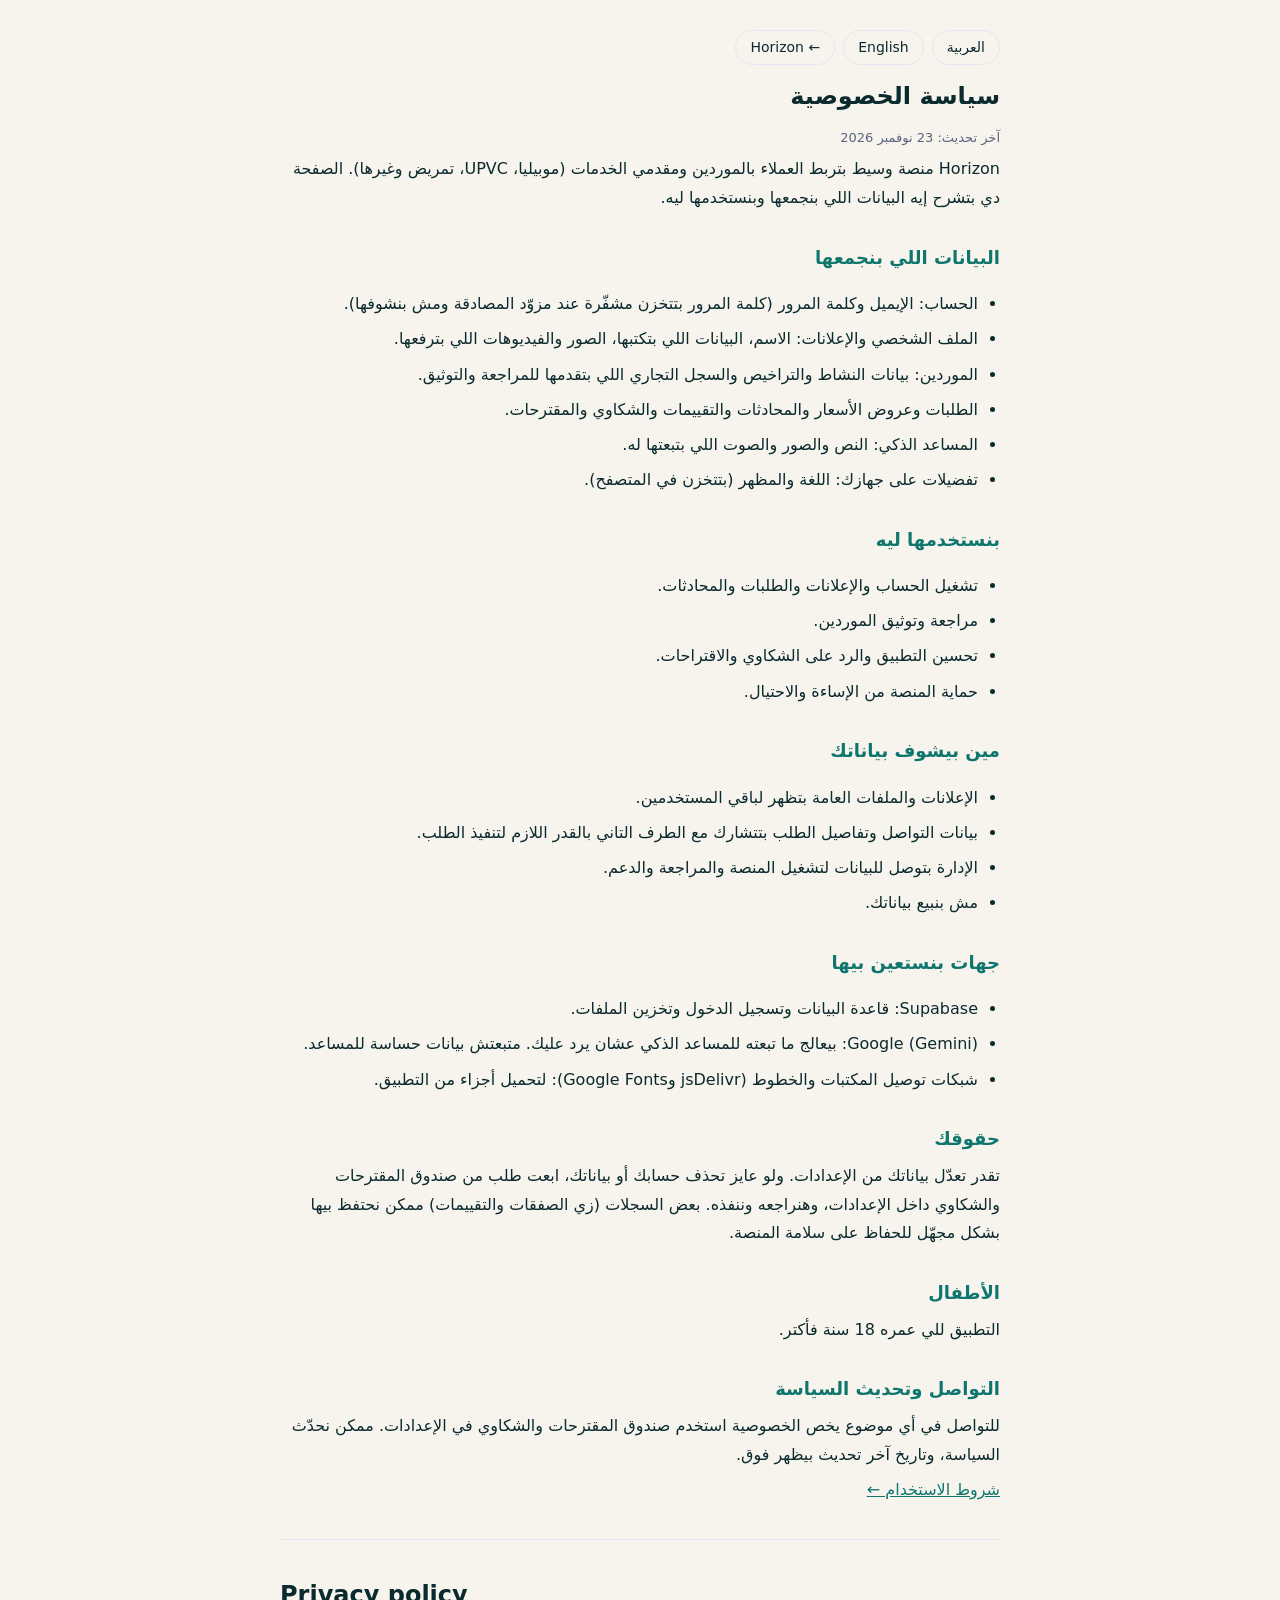
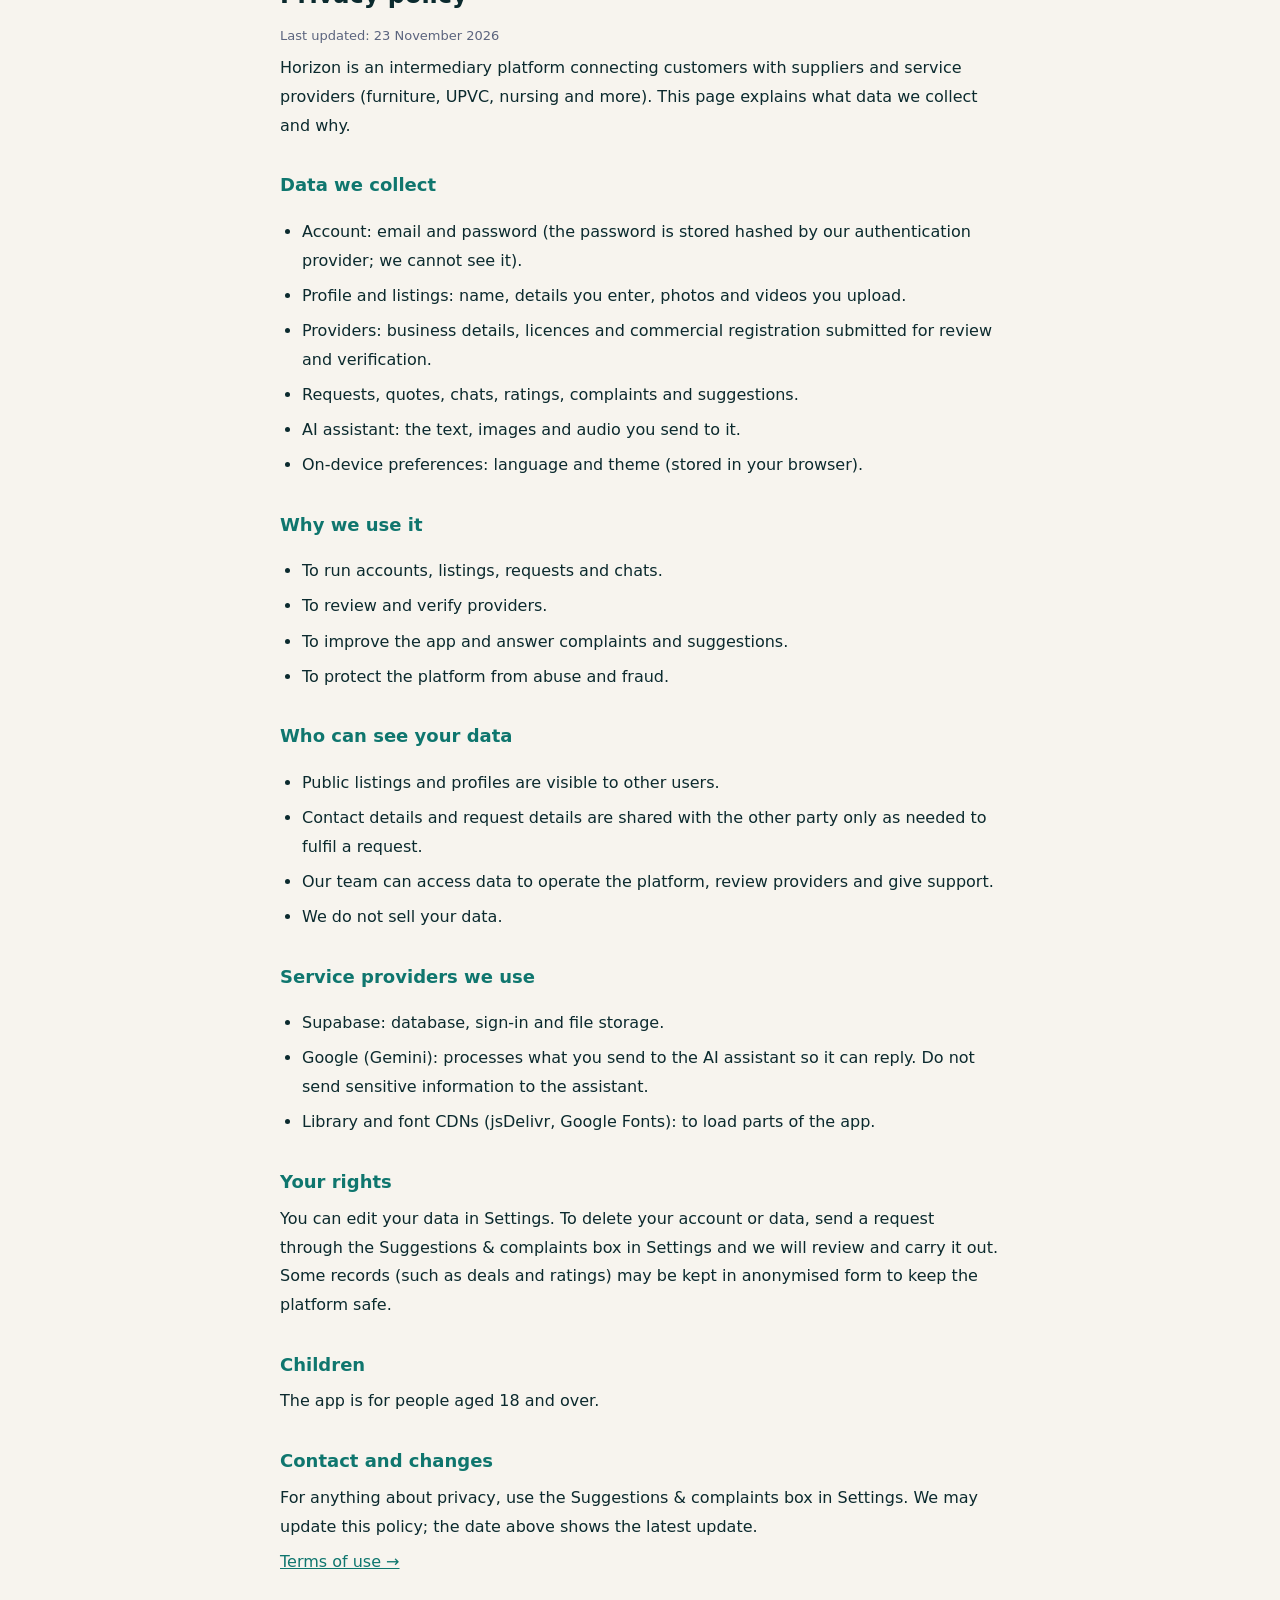
<file: privacy.html>
<!doctype html><html lang="ar" dir="rtl"><head><meta charset="utf-8"><meta name="viewport" content="width=device-width,initial-scale=1"><title>سياسة الخصوصية | Horizon</title><meta name="theme-color" content="#0F766E"><style>:root{--bg:#F7F4EE;--ink:#0B2A2E;--mut:#5B647E;--p:#0F766E;--line:#E4E7F2}@media(prefers-color-scheme:dark){:root{--bg:#0B1416;--ink:#E8F0F0;--mut:#9AA8AD;--p:#2DD4BF;--line:#1F2D30}}*{box-sizing:border-box}body{margin:0;background:var(--bg);color:var(--ink);font:16px/1.8 Cairo,Inter,system-ui,sans-serif;padding:20px max(16px,env(safe-area-inset-left))}main{max-width:720px;margin:0 auto}h1{font-size:24px;margin:.3em 0}h2{font-size:18px;margin:1.6em 0 .3em;color:var(--p)}p,li{margin:.4em 0}ul{padding-inline-start:22px}.m{color:var(--mut);font-size:13px}.sw{display:flex;gap:8px;margin:10px 0}.sw a{border:1px solid var(--line);padding:4px 14px;border-radius:99px;color:var(--ink);text-decoration:none;font-size:14px}a{color:var(--p)}hr{border:0;border-top:1px solid var(--line);margin:34px 0}</style></head><body><main>
<div class="sw"><a href="#ar">العربية</a><a href="#en">English</a><a href="index.html">← Horizon</a></div>
<section id="ar" dir="rtl" lang="ar"><h1>سياسة الخصوصية</h1><p class="m">آخر تحديث: 23 نوفمبر 2026</p><p>Horizon منصة وسيط بتربط العملاء بالموردين ومقدمي الخدمات (موبيليا، UPVC، تمريض وغيرها). الصفحة دي بتشرح إيه البيانات اللي بنجمعها وبنستخدمها ليه.</p>
<h2>البيانات اللي بنجمعها</h2><ul><li>الحساب: الإيميل وكلمة المرور (كلمة المرور بتتخزن مشفّرة عند مزوّد المصادقة ومش بنشوفها).</li><li>الملف الشخصي والإعلانات: الاسم، البيانات اللي بتكتبها، الصور والفيديوهات اللي بترفعها.</li><li>الموردين: بيانات النشاط والتراخيص والسجل التجاري اللي بتقدمها للمراجعة والتوثيق.</li><li>الطلبات وعروض الأسعار والمحادثات والتقييمات والشكاوي والمقترحات.</li><li>المساعد الذكي: النص والصور والصوت اللي بتبعتها له.</li><li>تفضيلات على جهازك: اللغة والمظهر (بتتخزن في المتصفح).</li></ul>
<h2>بنستخدمها ليه</h2><ul><li>تشغيل الحساب والإعلانات والطلبات والمحادثات.</li><li>مراجعة وتوثيق الموردين.</li><li>تحسين التطبيق والرد على الشكاوي والاقتراحات.</li><li>حماية المنصة من الإساءة والاحتيال.</li></ul>
<h2>مين بيشوف بياناتك</h2><ul><li>الإعلانات والملفات العامة بتظهر لباقي المستخدمين.</li><li>بيانات التواصل وتفاصيل الطلب بتتشارك مع الطرف التاني بالقدر اللازم لتنفيذ الطلب.</li><li>الإدارة بتوصل للبيانات لتشغيل المنصة والمراجعة والدعم.</li><li>مش بنبيع بياناتك.</li></ul>
<h2>جهات بنستعين بيها</h2><ul><li>Supabase: قاعدة البيانات وتسجيل الدخول وتخزين الملفات.</li><li>Google (Gemini): بيعالج ما تبعته للمساعد الذكي عشان يرد عليك. متبعتش بيانات حساسة للمساعد.</li><li>شبكات توصيل المكتبات والخطوط (jsDelivr وGoogle Fonts): لتحميل أجزاء من التطبيق.</li></ul>
<h2>حقوقك</h2><p>تقدر تعدّل بياناتك من الإعدادات. ولو عايز تحذف حسابك أو بياناتك، ابعت طلب من صندوق المقترحات والشكاوي داخل الإعدادات، وهنراجعه وننفذه. بعض السجلات (زي الصفقات والتقييمات) ممكن نحتفظ بيها بشكل مجهّل للحفاظ على سلامة المنصة.</p>
<h2>الأطفال</h2><p>التطبيق للي عمره 18 سنة فأكتر.</p>
<h2>التواصل وتحديث السياسة</h2><p>للتواصل في أي موضوع يخص الخصوصية استخدم صندوق المقترحات والشكاوي في الإعدادات. ممكن نحدّث السياسة، وتاريخ آخر تحديث بيظهر فوق.</p><p><a href="terms.html">شروط الاستخدام ←</a></p></section><hr>
<section id="en" dir="ltr" lang="en"><h1>Privacy policy</h1><p class="m">Last updated: 23 November 2026</p><p>Horizon is an intermediary platform connecting customers with suppliers and service providers (furniture, UPVC, nursing and more). This page explains what data we collect and why.</p>
<h2>Data we collect</h2><ul><li>Account: email and password (the password is stored hashed by our authentication provider; we cannot see it).</li><li>Profile and listings: name, details you enter, photos and videos you upload.</li><li>Providers: business details, licences and commercial registration submitted for review and verification.</li><li>Requests, quotes, chats, ratings, complaints and suggestions.</li><li>AI assistant: the text, images and audio you send to it.</li><li>On-device preferences: language and theme (stored in your browser).</li></ul>
<h2>Why we use it</h2><ul><li>To run accounts, listings, requests and chats.</li><li>To review and verify providers.</li><li>To improve the app and answer complaints and suggestions.</li><li>To protect the platform from abuse and fraud.</li></ul>
<h2>Who can see your data</h2><ul><li>Public listings and profiles are visible to other users.</li><li>Contact details and request details are shared with the other party only as needed to fulfil a request.</li><li>Our team can access data to operate the platform, review providers and give support.</li><li>We do not sell your data.</li></ul>
<h2>Service providers we use</h2><ul><li>Supabase: database, sign-in and file storage.</li><li>Google (Gemini): processes what you send to the AI assistant so it can reply. Do not send sensitive information to the assistant.</li><li>Library and font CDNs (jsDelivr, Google Fonts): to load parts of the app.</li></ul>
<h2>Your rights</h2><p>You can edit your data in Settings. To delete your account or data, send a request through the Suggestions &amp; complaints box in Settings and we will review and carry it out. Some records (such as deals and ratings) may be kept in anonymised form to keep the platform safe.</p>
<h2>Children</h2><p>The app is for people aged 18 and over.</p>
<h2>Contact and changes</h2><p>For anything about privacy, use the Suggestions &amp; complaints box in Settings. We may update this policy; the date above shows the latest update.</p><p><a href="terms.html">Terms of use →</a></p></section>
</main></body></html>
</file>
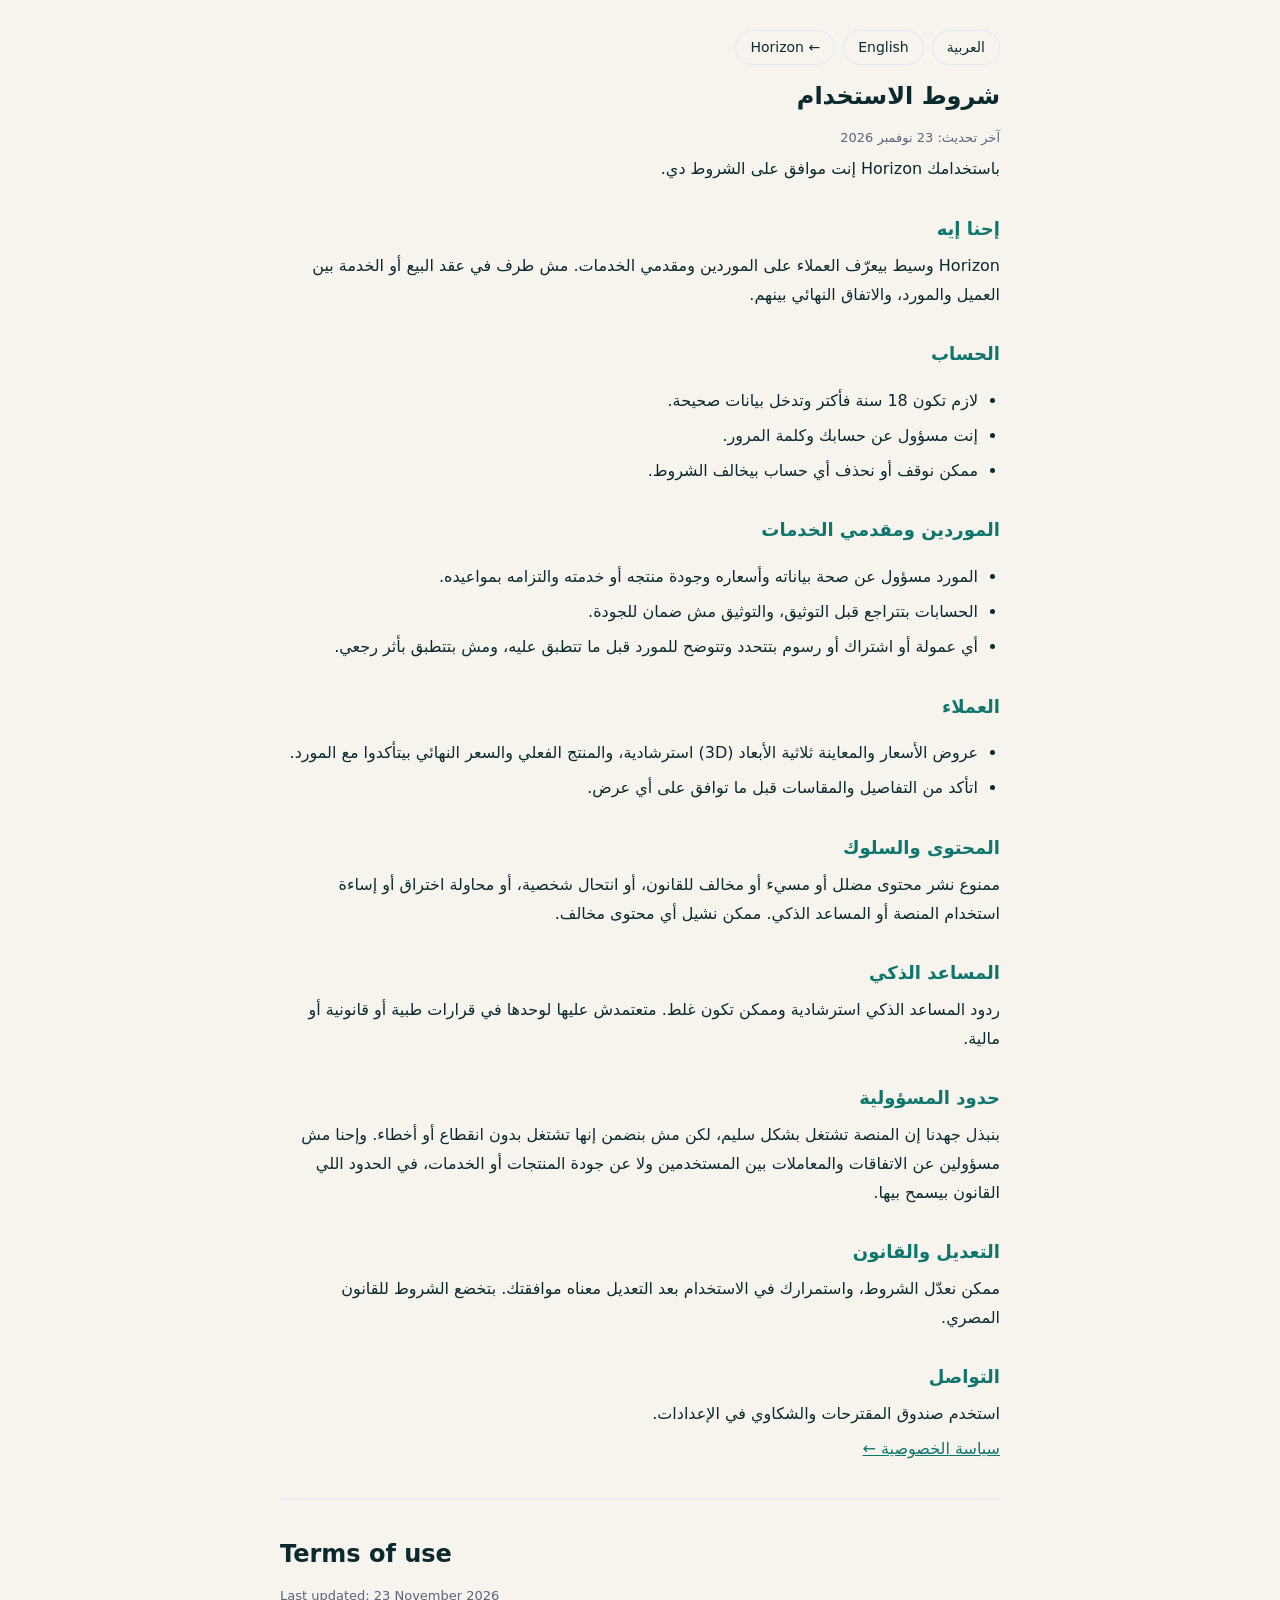
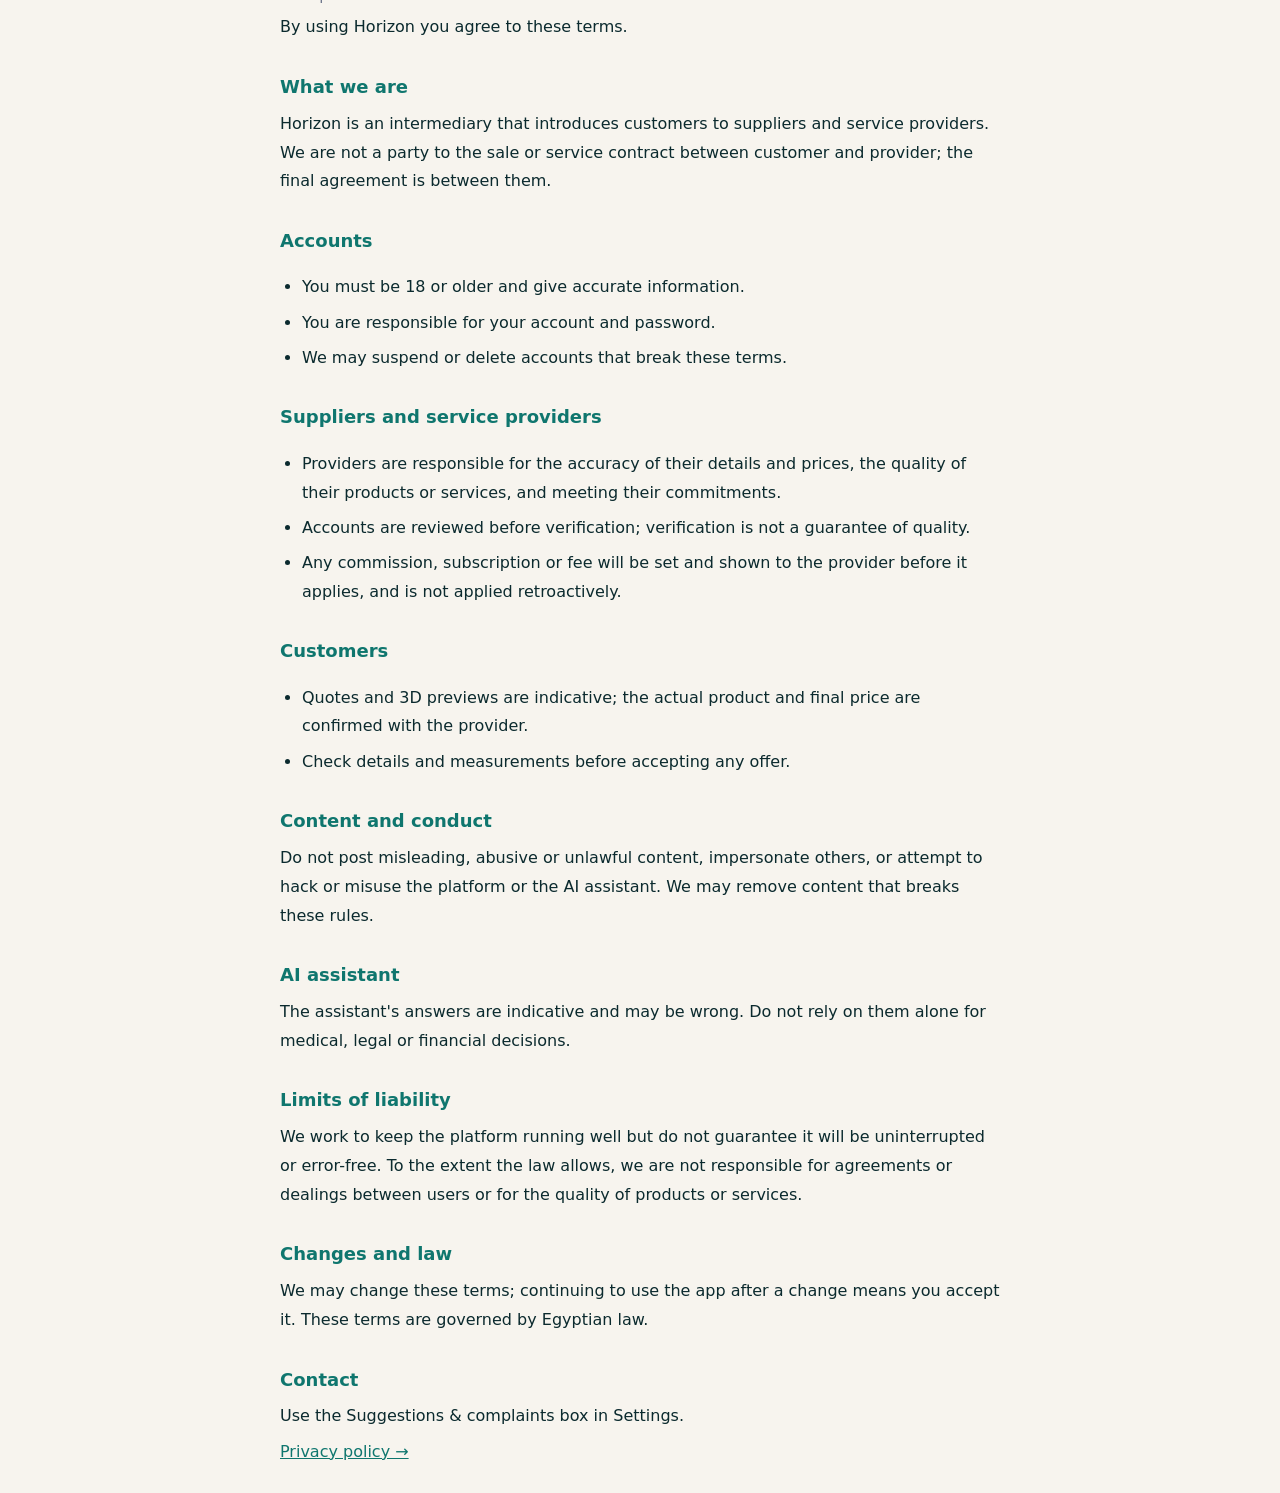
<file: terms.html>
<!doctype html><html lang="ar" dir="rtl"><head><meta charset="utf-8"><meta name="viewport" content="width=device-width,initial-scale=1"><title>شروط الاستخدام | Horizon</title><meta name="theme-color" content="#0F766E"><style>:root{--bg:#F7F4EE;--ink:#0B2A2E;--mut:#5B647E;--p:#0F766E;--line:#E4E7F2}@media(prefers-color-scheme:dark){:root{--bg:#0B1416;--ink:#E8F0F0;--mut:#9AA8AD;--p:#2DD4BF;--line:#1F2D30}}*{box-sizing:border-box}body{margin:0;background:var(--bg);color:var(--ink);font:16px/1.8 Cairo,Inter,system-ui,sans-serif;padding:20px max(16px,env(safe-area-inset-left))}main{max-width:720px;margin:0 auto}h1{font-size:24px;margin:.3em 0}h2{font-size:18px;margin:1.6em 0 .3em;color:var(--p)}p,li{margin:.4em 0}ul{padding-inline-start:22px}.m{color:var(--mut);font-size:13px}.sw{display:flex;gap:8px;margin:10px 0}.sw a{border:1px solid var(--line);padding:4px 14px;border-radius:99px;color:var(--ink);text-decoration:none;font-size:14px}a{color:var(--p)}hr{border:0;border-top:1px solid var(--line);margin:34px 0}</style></head><body><main>
<div class="sw"><a href="#ar">العربية</a><a href="#en">English</a><a href="index.html">← Horizon</a></div>
<section id="ar" dir="rtl" lang="ar"><h1>شروط الاستخدام</h1><p class="m">آخر تحديث: 23 نوفمبر 2026</p><p>باستخدامك Horizon إنت موافق على الشروط دي.</p>
<h2>إحنا إيه</h2><p>Horizon وسيط بيعرّف العملاء على الموردين ومقدمي الخدمات. مش طرف في عقد البيع أو الخدمة بين العميل والمورد، والاتفاق النهائي بينهم.</p>
<h2>الحساب</h2><ul><li>لازم تكون 18 سنة فأكتر وتدخل بيانات صحيحة.</li><li>إنت مسؤول عن حسابك وكلمة المرور.</li><li>ممكن نوقف أو نحذف أي حساب بيخالف الشروط.</li></ul>
<h2>الموردين ومقدمي الخدمات</h2><ul><li>المورد مسؤول عن صحة بياناته وأسعاره وجودة منتجه أو خدمته والتزامه بمواعيده.</li><li>الحسابات بتتراجع قبل التوثيق، والتوثيق مش ضمان للجودة.</li><li>أي عمولة أو اشتراك أو رسوم بتتحدد وتتوضح للمورد قبل ما تتطبق عليه، ومش بتتطبق بأثر رجعي.</li></ul>
<h2>العملاء</h2><ul><li>عروض الأسعار والمعاينة ثلاثية الأبعاد (3D) استرشادية، والمنتج الفعلي والسعر النهائي بيتأكدوا مع المورد.</li><li>اتأكد من التفاصيل والمقاسات قبل ما توافق على أي عرض.</li></ul>
<h2>المحتوى والسلوك</h2><p>ممنوع نشر محتوى مضلل أو مسيء أو مخالف للقانون، أو انتحال شخصية، أو محاولة اختراق أو إساءة استخدام المنصة أو المساعد الذكي. ممكن نشيل أي محتوى مخالف.</p>
<h2>المساعد الذكي</h2><p>ردود المساعد الذكي استرشادية وممكن تكون غلط. متعتمدش عليها لوحدها في قرارات طبية أو قانونية أو مالية.</p>
<h2>حدود المسؤولية</h2><p>بنبذل جهدنا إن المنصة تشتغل بشكل سليم، لكن مش بنضمن إنها تشتغل بدون انقطاع أو أخطاء. وإحنا مش مسؤولين عن الاتفاقات والمعاملات بين المستخدمين ولا عن جودة المنتجات أو الخدمات، في الحدود اللي القانون بيسمح بيها.</p>
<h2>التعديل والقانون</h2><p>ممكن نعدّل الشروط، واستمرارك في الاستخدام بعد التعديل معناه موافقتك. بتخضع الشروط للقانون المصري.</p>
<h2>التواصل</h2><p>استخدم صندوق المقترحات والشكاوي في الإعدادات.</p><p><a href="privacy.html">سياسة الخصوصية ←</a></p></section><hr>
<section id="en" dir="ltr" lang="en"><h1>Terms of use</h1><p class="m">Last updated: 23 November 2026</p><p>By using Horizon you agree to these terms.</p>
<h2>What we are</h2><p>Horizon is an intermediary that introduces customers to suppliers and service providers. We are not a party to the sale or service contract between customer and provider; the final agreement is between them.</p>
<h2>Accounts</h2><ul><li>You must be 18 or older and give accurate information.</li><li>You are responsible for your account and password.</li><li>We may suspend or delete accounts that break these terms.</li></ul>
<h2>Suppliers and service providers</h2><ul><li>Providers are responsible for the accuracy of their details and prices, the quality of their products or services, and meeting their commitments.</li><li>Accounts are reviewed before verification; verification is not a guarantee of quality.</li><li>Any commission, subscription or fee will be set and shown to the provider before it applies, and is not applied retroactively.</li></ul>
<h2>Customers</h2><ul><li>Quotes and 3D previews are indicative; the actual product and final price are confirmed with the provider.</li><li>Check details and measurements before accepting any offer.</li></ul>
<h2>Content and conduct</h2><p>Do not post misleading, abusive or unlawful content, impersonate others, or attempt to hack or misuse the platform or the AI assistant. We may remove content that breaks these rules.</p>
<h2>AI assistant</h2><p>The assistant's answers are indicative and may be wrong. Do not rely on them alone for medical, legal or financial decisions.</p>
<h2>Limits of liability</h2><p>We work to keep the platform running well but do not guarantee it will be uninterrupted or error-free. To the extent the law allows, we are not responsible for agreements or dealings between users or for the quality of products or services.</p>
<h2>Changes and law</h2><p>We may change these terms; continuing to use the app after a change means you accept it. These terms are governed by Egyptian law.</p>
<h2>Contact</h2><p>Use the Suggestions &amp; complaints box in Settings.</p><p><a href="privacy.html">Privacy policy →</a></p></section>
</main></body></html>
</file>
